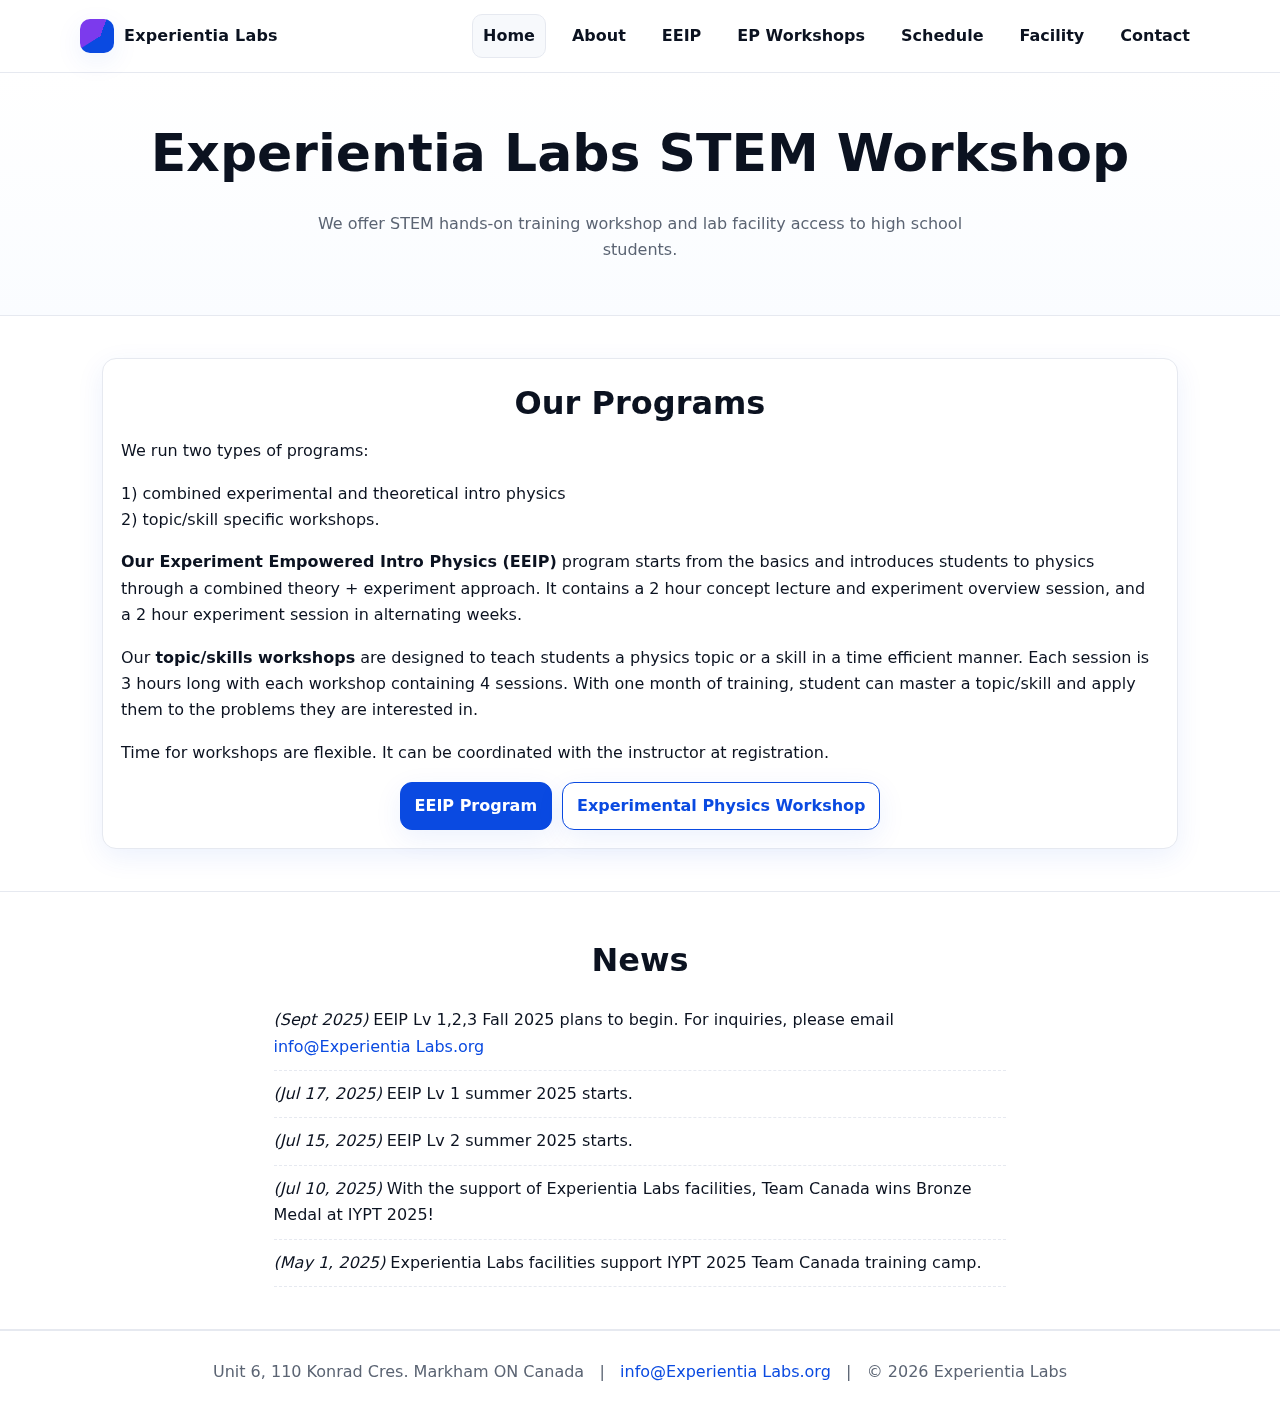
<file: index.html>
<!doctype html>
<html lang="en">
<head>
<meta charset="utf-8"><meta name="viewport" content="width=device-width,initial-scale=1">
<title>Experientia Labs STEM Workshop — Home</title>
<meta name="description" content="Experientia Labs STEM Workshop — Home">
<link rel="stylesheet" href="assets/styles.css">
</head>
<body>
<div class="progress"></div>
<header class="site-header">
  <div class="container navbar">
    <a class="brand" href="index.html" aria-label="Home">
      <span class="brand-badge" aria-hidden="true"></span>
      <span class="brand-name">Experientia Labs</span>
    </a>
    <button class="menu" aria-controls="mainnav" aria-expanded="false">Menu</button>
    <nav id="mainnav" class="nav">
      <a class="active" href="index.html">Home</a>
      <a class="" href="about.html">About</a>
      <a class="" href="programs.html">EEIP</a>
      <a class="" href="workshops.html">EP Workshops</a>
      <a class="" href="schedule.html">Schedule</a>
      <a class="" href="facility.html">Facility</a>
      <a class="" href="contact.html">Contact</a>
    </nav>
  </div>
</header>

<section class="hero">
  <div class="container hero-inner">
    <h1>Experientia Labs STEM Workshop</h1>
    <p class="lead">We offer STEM hands‑on training workshop and lab facility access to high school students.</p>
  </div>
</section>

<section class="section">
  <div class="container">
    <div class="card">
      <h2 style="text-align:center">Our Programs</h2>
      <p>We run two types of programs:</p>
      <p>1) combined experimental and theoretical intro physics<br>
         2) topic/skill specific workshops.</p>

      <p><strong>Our Experiment Empowered Intro Physics (EEIP)</strong> program starts from the basics and introduces students to physics through a combined theory + experiment approach. It contains a 2 hour concept lecture and experiment overview session, and a 2 hour experiment session in alternating weeks.</p>

      <p>Our <strong>topic/skills workshops</strong> are designed to teach students a physics topic or a skill in a time efficient manner. Each session is 3 hours long with each workshop containing 4 sessions. With one month of training, student can master a topic/skill and apply them to the problems they are interested in.</p>

      <p>Time for workshops are flexible. It can be coordinated with the instructor at registration.</p>

      <div class="badge-row" style="justify-content:center;margin-top:8px">
        <a class="btn" href="programs.html">EEIP Program</a>
        <a class="btn ghost" href="workshops.html">Experimental Physics Workshop</a>
      </div>
    </div>
  </div>
</section>

<section class="section">
  <div class="container">
    <h2 style="text-align:center">News</h2>
    <ul class="news" style="list-style:none;padding:0;max-width:72ch;margin:10px auto 0">
      <li><em>(Sept 2025)</em> EEIP Lv 1,2,3 Fall 2025 plans to begin. For inquiries, please email <a href="mailto:info@Experientia Labs.org">info@Experientia Labs.org</a></li>
      <li><em>(Jul 17, 2025)</em> EEIP Lv 1 summer 2025 starts.</li>
      <li><em>(Jul 15, 2025)</em> EEIP Lv 2 summer 2025 starts.</li>
      <li><em>(Jul 10, 2025)</em> With the support of Experientia Labs facilities, Team Canada wins Bronze Medal at IYPT 2025!</li>
      <li><em>(May 1, 2025)</em> Experientia Labs facilities support IYPT 2025 Team Canada training camp.</li>
    </ul>
  </div>
</section>

<footer class="site-footer"><div class="container">Unit 6, 110 Konrad Cres. Markham ON Canada &nbsp; | &nbsp; <a href="mailto:info@Experientia Labs.org">info@Experientia Labs.org</a> &nbsp; | &nbsp; © <span id="year"></span> Experientia Labs</div></footer>
<script src="assets/script.js"></script>
</body>
</html>
</file>
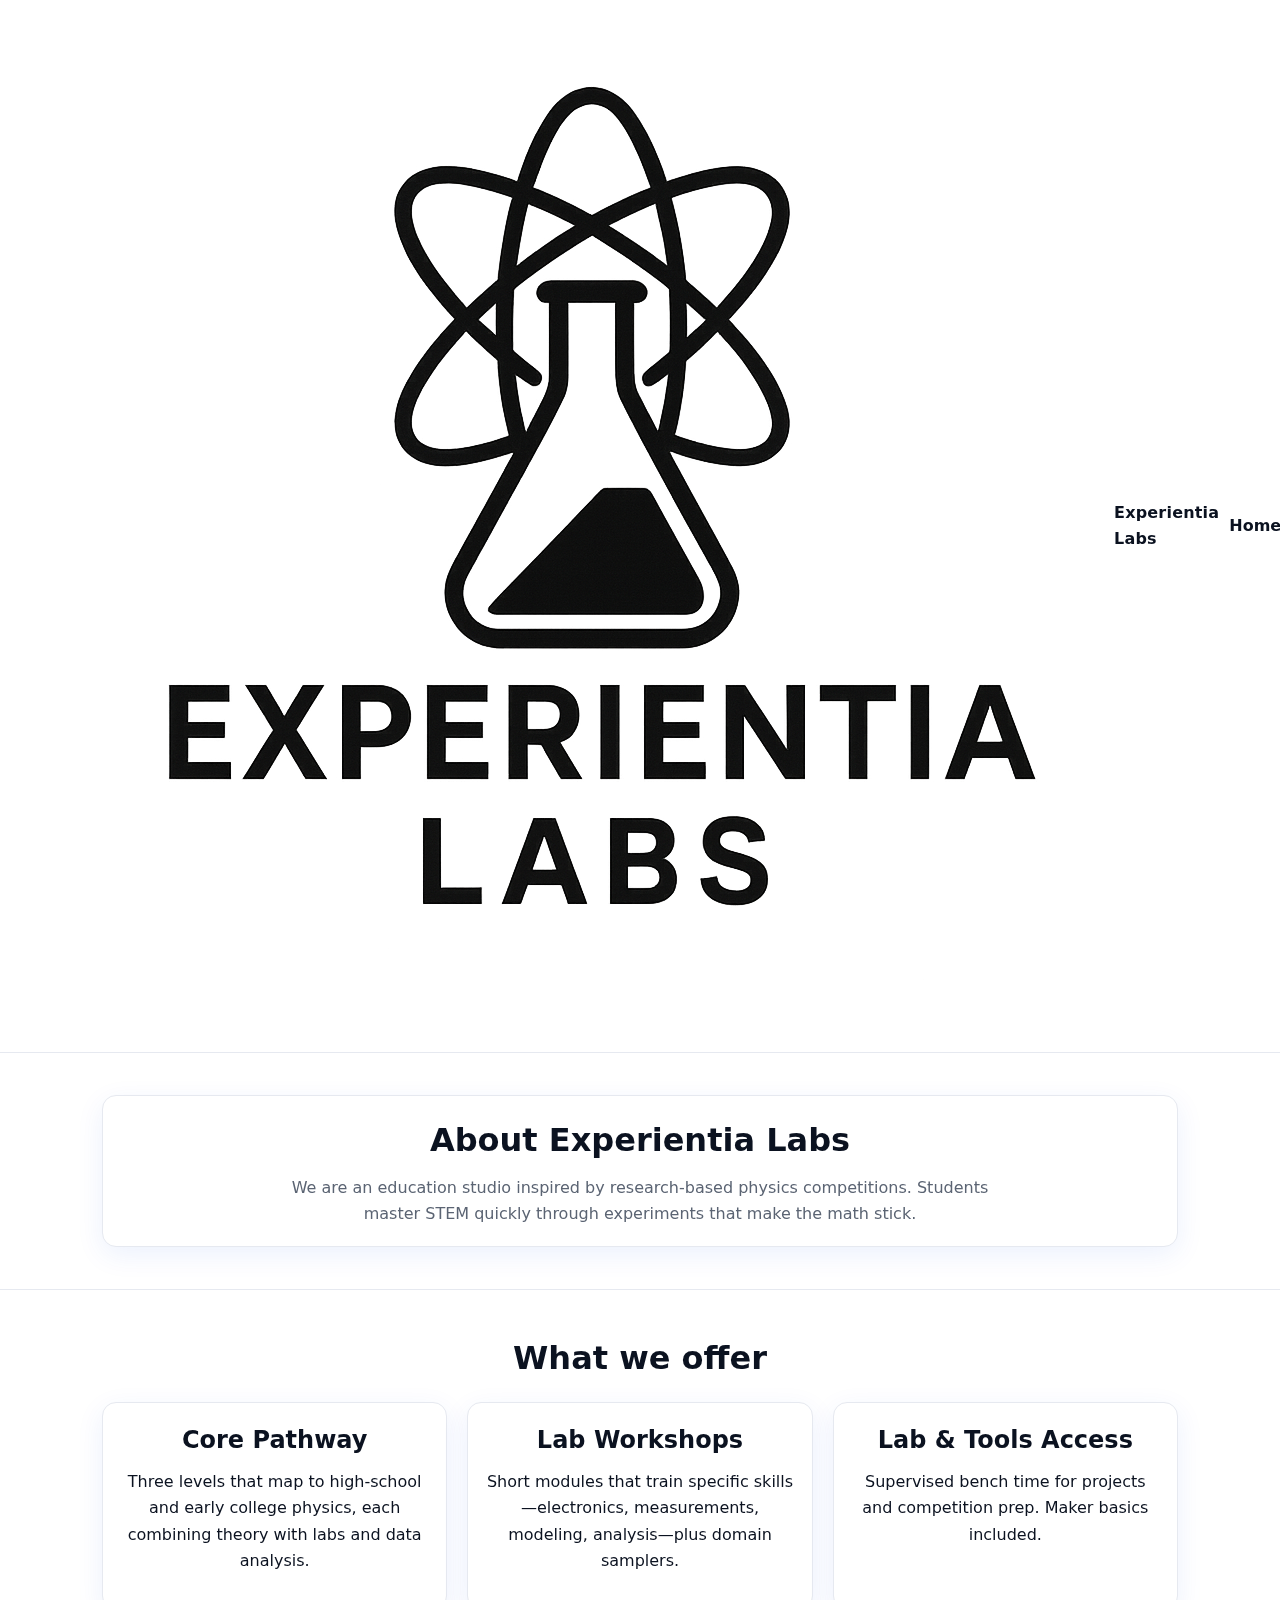
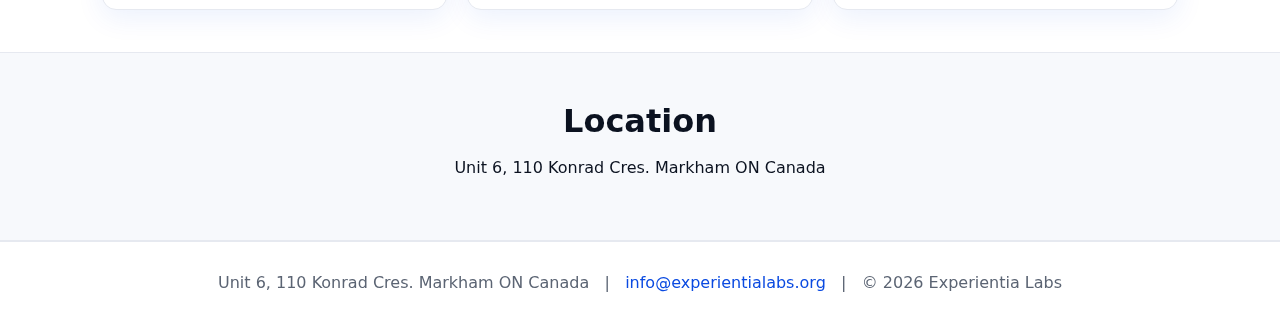
<file: about.html>
<!doctype html>
<html lang="en">
<head>
<meta charset="utf-8"><meta name="viewport" content="width=device-width,initial-scale=1">
<title>About — Experientia Labs</title>
<meta name="description" content="About — Experientia Labs">
<link rel="stylesheet" href="assets/styles.css">
</head>
<body>
<div class="progress"></div>
<header class="site-header">
  <div class="container navbar">
    <a class="brand" href="index.html" aria-label="Home">
      <img class="brand-logo" src="assets/logo.png" alt="Experientia Labs logo">
      <span class="brand-name">Experientia Labs</span>
    </a>
    <button class="menu" aria-controls="mainnav" aria-expanded="false">Menu</button>
    <nav id="mainnav" class="nav">
      <a href="index.html">Home</a>
      <a class="active" href="about.html">About</a>
      <a href="programs.html">Core Pathway</a>
      <a href="workshops.html">Lab Workshops</a>
      <a href="schedule.html">Schedule</a>
      <a href="facility.html">Lab &amp; Tools</a>
      <a href="contact.html">Contact</a>
    </nav>
  </div>
</header>

<section class="section">
  <div class="container">
    <div class="card">
      <h2 style="text-align:center">About Experientia Labs</h2>
      <p class="lead" style="text-align:center">We are an education studio inspired by research‑based physics competitions. Students master STEM quickly through experiments that make the math stick.</p>
    </div>
  </div>
</section>

<section class="section">
  <div class="container" style="text-align:center">
    <h2>What we offer</h2>
    <div class="cards" style="margin-top:18px">
      <article class="card">
        <h3>Core Pathway</h3>
        <p>Three levels that map to high‑school and early college physics, each combining theory with labs and data analysis.</p>
      </article>
      <article class="card">
        <h3>Lab Workshops</h3>
        <p>Short modules that train specific skills—electronics, measurements, modeling, analysis—plus domain samplers.</p>
      </article>
      <article class="card">
        <h3>Lab &amp; Tools Access</h3>
        <p>Supervised bench time for projects and competition prep. Maker basics included.</p>
      </article>
    </div>
  </div>
</section>

<section class="section alt">
  <div class="container" style="text-align:center">
    <h2>Location</h2>
    <p>Unit 6, 110 Konrad Cres. Markham ON Canada</p>
  </div>
</section>

<footer class="site-footer"><div class="container">Unit 6, 110 Konrad Cres. Markham ON Canada &nbsp; | &nbsp; <a href="mailto:info@experientialabs.org">info@experientialabs.org</a> &nbsp; | &nbsp; © <span id="year"></span> Experientia Labs</div></footer>
<script src="assets/script.js"></script>
</body>
</html>
</file>
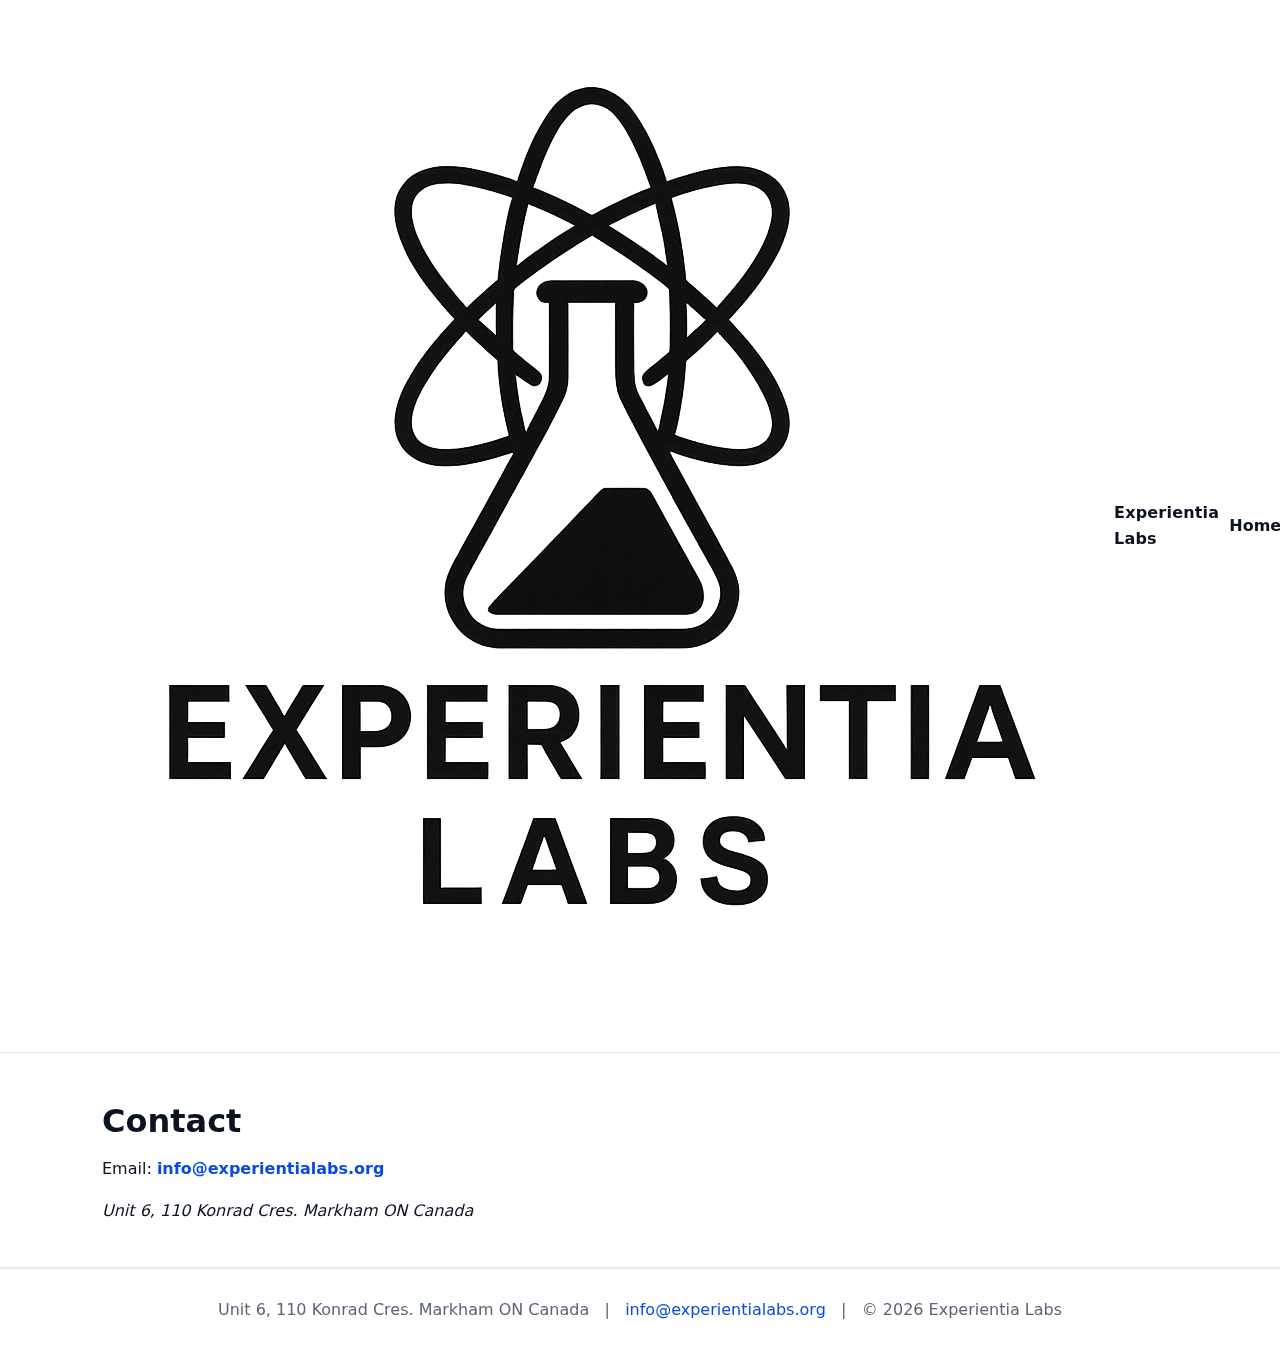
<file: contact.html>
<!doctype html>
<html lang="en">
<head>
<meta charset="utf-8"><meta name="viewport" content="width=device-width,initial-scale=1">
<title>Contact — Experientia Labs</title>
<meta name="description" content="Contact — Experientia Labs">
<link rel="stylesheet" href="assets/styles.css">
</head>
<body>
<div class="progress"></div>
<header class="site-header">
  <div class="container navbar">
    <a class="brand" href="index.html" aria-label="Home">
      <img class="brand-logo" src="assets/logo.png" alt="Experientia Labs logo">
      <span class="brand-name">Experientia Labs</span>
    </a>
    <button class="menu" aria-controls="mainnav" aria-expanded="false">Menu</button>
    <nav id="mainnav" class="nav">
      <a href="index.html">Home</a>
      <a href="about.html">About</a>
      <a href="programs.html">Core Pathway</a>
      <a href="workshops.html">Lab Workshops</a>
      <a href="schedule.html">Schedule</a>
      <a href="facility.html">Lab &amp; Tools</a>
      <a class="active" href="contact.html">Contact</a>
    </nav>
  </div>
</header>

<section class="section">
  <div class="container">
    <h2>Contact</h2>
    <p>Email: <a href="mailto:info@experientialabs.org"><strong>info@experientialabs.org</strong></a></p>
    <address>Unit 6, 110 Konrad Cres. Markham ON Canada</address>
  </div>
</section>

<footer class="site-footer"><div class="container">Unit 6, 110 Konrad Cres. Markham ON Canada &nbsp; | &nbsp; <a href="mailto:info@experientialabs.org">info@experientialabs.org</a> &nbsp; | &nbsp; © <span id="year"></span> Experientia Labs</div></footer>
<script src="assets/script.js"></script>
</body>
</html>
</file>
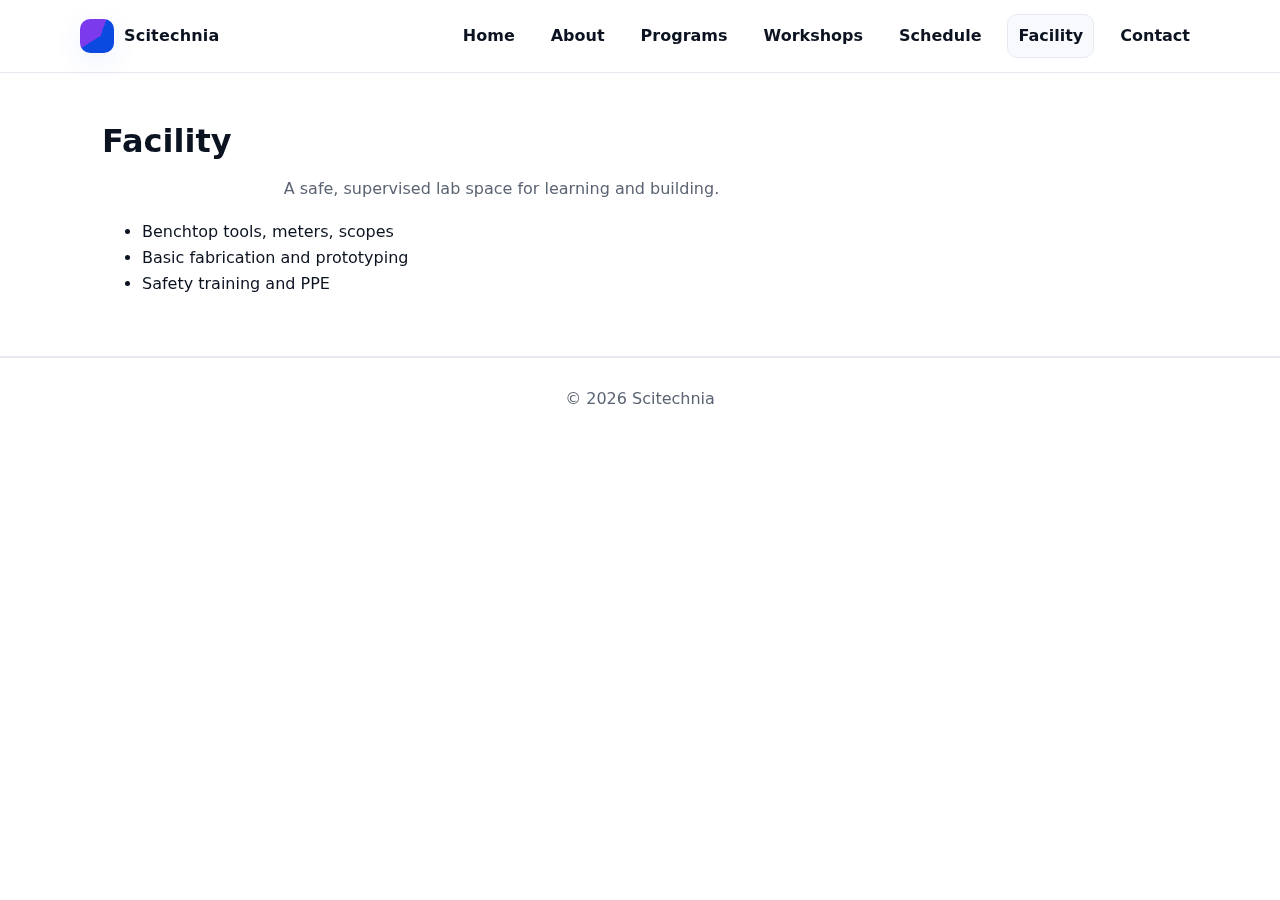
<file: facility.html>
<!doctype html>
<html lang="en">
<head>
<meta charset="utf-8">
<meta name="viewport" content="width=device-width,initial-scale=1">
<title>Facility — Scitechnia</title>
<meta name="description" content="Facility — Scitechnia">
<link rel="stylesheet" href="assets/styles.css">
</head>
<body>
<div class="progress"></div>

<header class="site-header">
  <div class="container navbar">
    <a class="brand" href="index.html" aria-label="Home">
      <span class="brand-badge" aria-hidden="true"></span>
      <span class="brand-name">Scitechnia</span>
    </a>
    <button class="menu" aria-controls="mainnav" aria-expanded="false">Menu</button>
    <nav id="mainnav" class="nav">
      <a class="" href="index.html">Home</a>
      <a class="" href="about.html">About</a>
      <a class="" href="programs.html">Programs</a>
      <a class="" href="workshops.html">Workshops</a>
      <a class="" href="schedule.html">Schedule</a>
      <a class="active" href="facility.html">Facility</a>
      <a class="" href="contact.html">Contact</a>
    </nav>
  </div>
</header>


<section class="section"><div class="container reveal">
  <h2>Facility</h2>
  <p class="lead">A safe, supervised lab space for learning and building.</p>
  <ul>
    <li>Benchtop tools, meters, scopes</li>
    <li>Basic fabrication and prototyping</li>
    <li>Safety training and PPE</li>
  </ul>
</div></section>

<footer class="site-footer"><div class="container">© <span id="year"></span> Scitechnia</div></footer>
<script src="assets/script.js"></script>
</body>
</html>
</file>
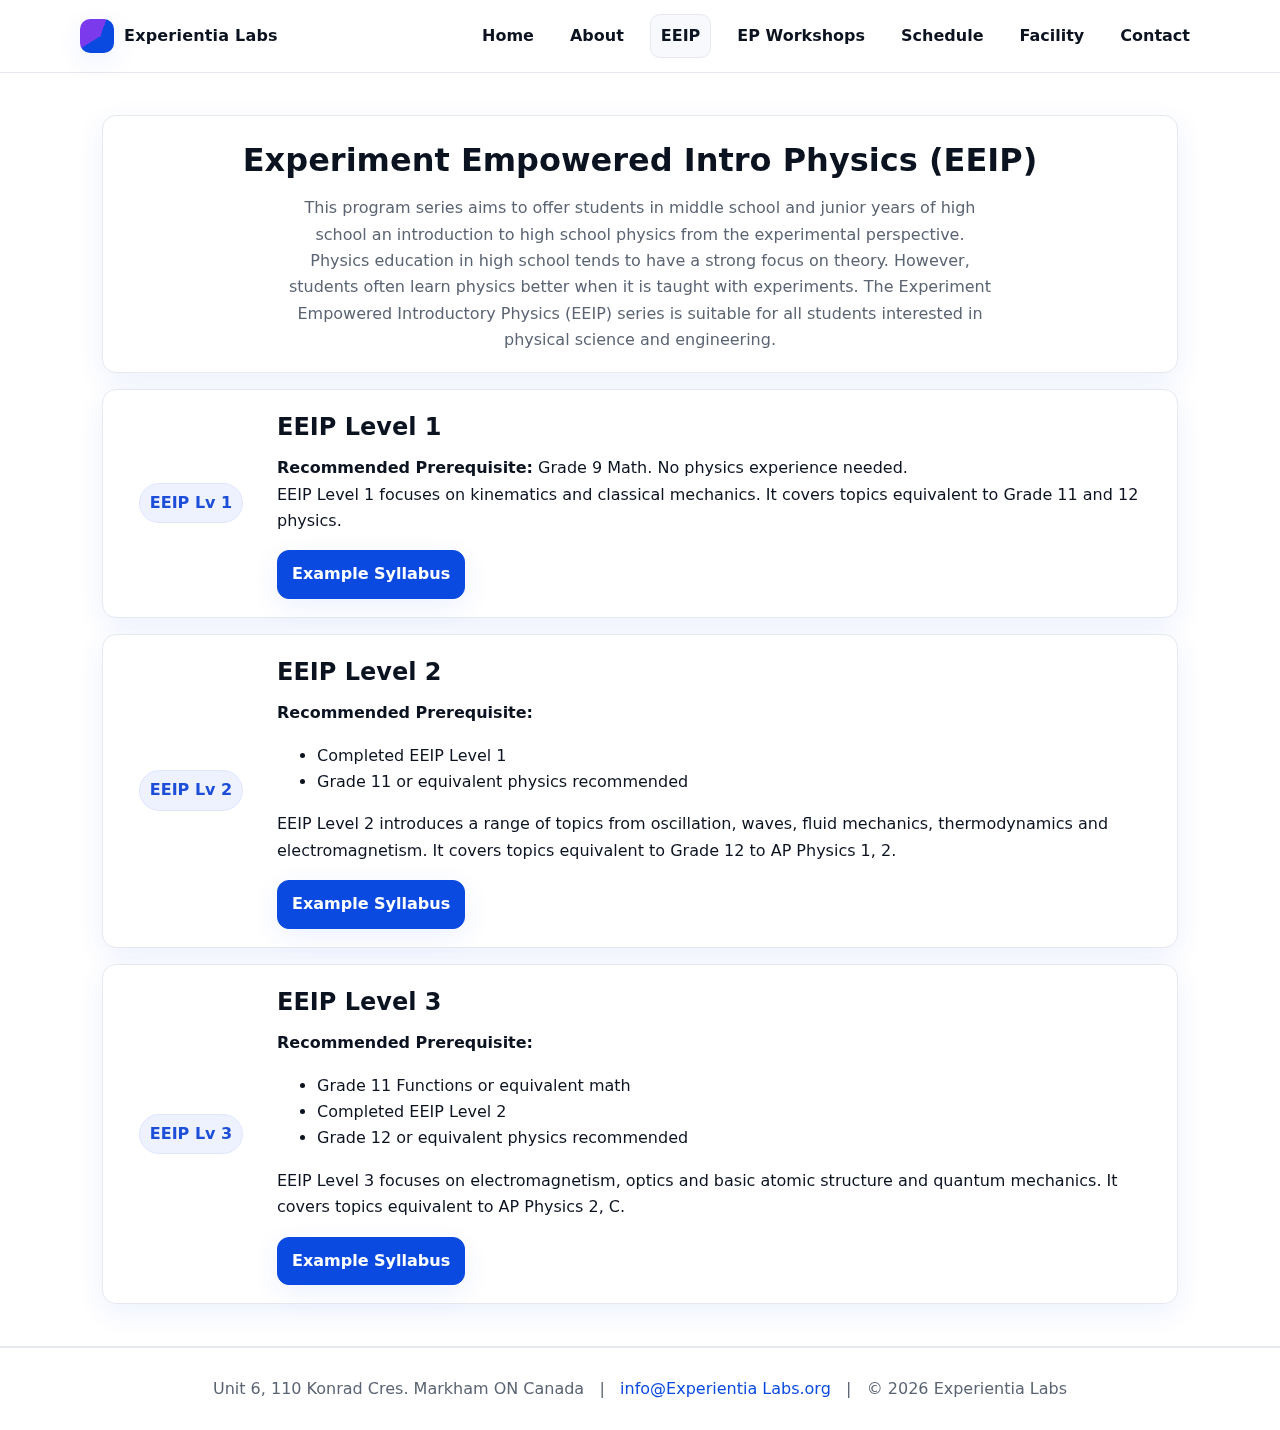
<file: programs.html>
<!doctype html>
<html lang="en">
<head>
<meta charset="utf-8"><meta name="viewport" content="width=device-width,initial-scale=1">
<title>EEIP — Experientia Labs</title>
<meta name="description" content="EEIP — Experientia Labs">
<link rel="stylesheet" href="assets/styles.css">
</head>
<body>
<div class="progress"></div>
<header class="site-header">
  <div class="container navbar">
    <a class="brand" href="index.html" aria-label="Home">
      <span class="brand-badge" aria-hidden="true"></span>
      <span class="brand-name">Experientia Labs</span>
    </a>
    <button class="menu" aria-controls="mainnav" aria-expanded="false">Menu</button>
    <nav id="mainnav" class="nav">
      <a class="" href="index.html">Home</a>
      <a class="" href="about.html">About</a>
      <a class="active" href="programs.html">EEIP</a>
      <a class="" href="workshops.html">EP Workshops</a>
      <a class="" href="schedule.html">Schedule</a>
      <a class="" href="facility.html">Facility</a>
      <a class="" href="contact.html">Contact</a>
    </nav>
  </div>
</header>

<section class="section">
  <div class="container">
    <div class="card">
      <h2 style="text-align:center">Experiment Empowered Intro Physics (EEIP)</h2>
      <p class="lead" style="text-align:center">This program series aims to offer students in middle school and junior years of high school an introduction to high school physics from the experimental perspective. Physics education in high school tends to have a strong focus on theory. However, students often learn physics better when it is taught with experiments. The Experiment Empowered Introductory Physics (EEIP) series is suitable for all students interested in physical science and engineering.</p>
    </div>

    <div class="card" style="margin-top:16px;display:grid;grid-template-columns:140px 1fr;gap:16px">
      <div class="badge" style="justify-self:center;align-self:center">EEIP Lv 1</div>
      <div>
        <h3>EEIP Level 1</h3>
        <p><strong>Recommended Prerequisite:</strong> Grade 9 Math. No physics experience needed.<br>
        EEIP Level 1 focuses on kinematics and classical mechanics. It covers topics equivalent to Grade 11 and 12 physics.</p>
        <a class="btn" href="#" onclick="return false;">Example Syllabus</a>
      </div>
    </div>

    <div class="card" style="margin-top:16px;display:grid;grid-template-columns:140px 1fr;gap:16px">
      <div class="badge" style="justify-self:center;align-self:center">EEIP Lv 2</div>
      <div>
        <h3>EEIP Level 2</h3>
        <p><strong>Recommended Prerequisite:</strong></p>
        <ul>
          <li>Completed EEIP Level 1</li>
          <li>Grade 11 or equivalent physics recommended</li>
        </ul>
        <p>EEIP Level 2 introduces a range of topics from oscillation, waves, fluid mechanics, thermodynamics and electromagnetism. It covers topics equivalent to Grade 12 to AP Physics 1, 2.</p>
        <a class="btn" href="#" onclick="return false;">Example Syllabus</a>
      </div>
    </div>

    <div class="card" style="margin-top:16px;display:grid;grid-template-columns:140px 1fr;gap:16px">
      <div class="badge" style="justify-self:center;align-self:center">EEIP Lv 3</div>
      <div>
        <h3>EEIP Level 3</h3>
        <p><strong>Recommended Prerequisite:</strong></p>
        <ul>
          <li>Grade 11 Functions or equivalent math</li>
          <li>Completed EEIP Level 2</li>
          <li>Grade 12 or equivalent physics recommended</li>
        </ul>
        <p>EEIP Level 3 focuses on electromagnetism, optics and basic atomic structure and quantum mechanics. It covers topics equivalent to AP Physics 2, C.</p>
        <a class="btn" href="#" onclick="return false;">Example Syllabus</a>
      </div>
    </div>

  </div>
</section>

<footer class="site-footer"><div class="container">Unit 6, 110 Konrad Cres. Markham ON Canada &nbsp; | &nbsp; <a href="mailto:info@Experientia Labs.org">info@Experientia Labs.org</a> &nbsp; | &nbsp; © <span id="year"></span> Experientia Labs</div></footer>
<script src="assets/script.js"></script>
</body>
</html>
</file>
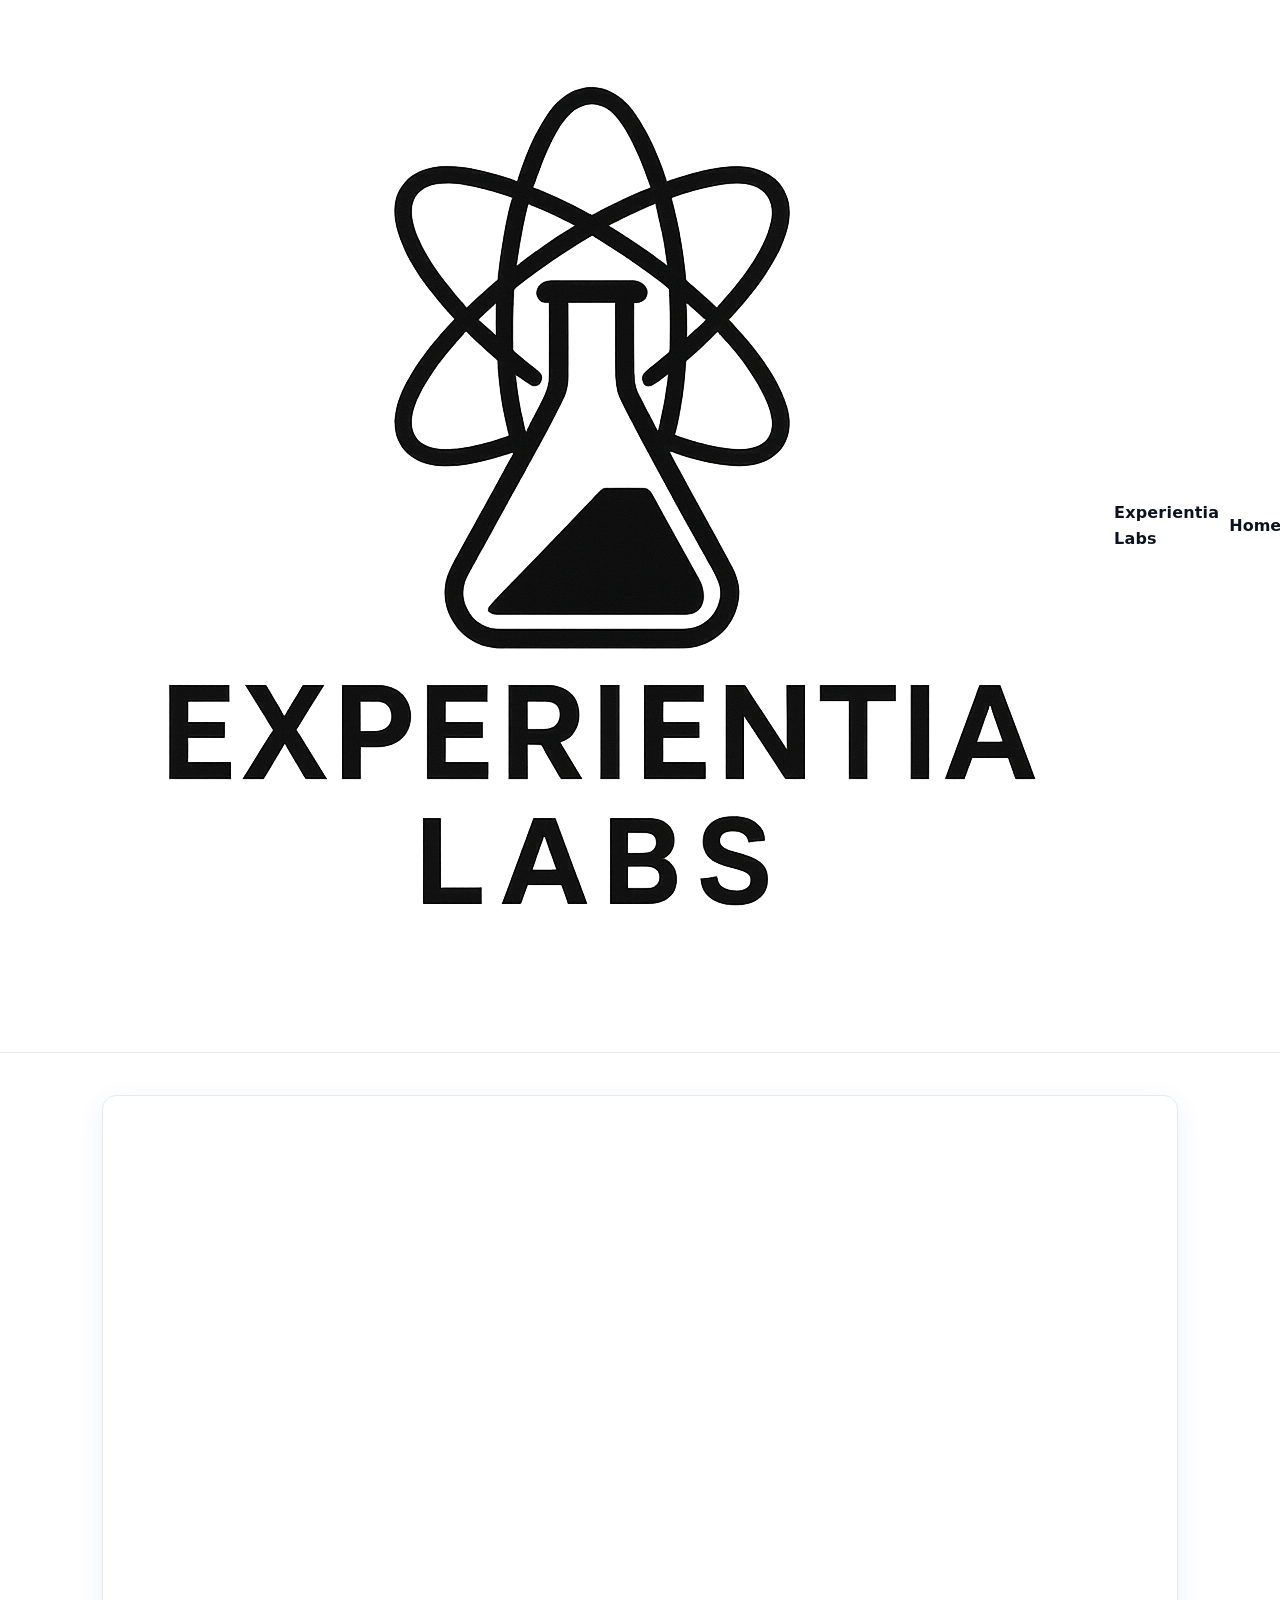
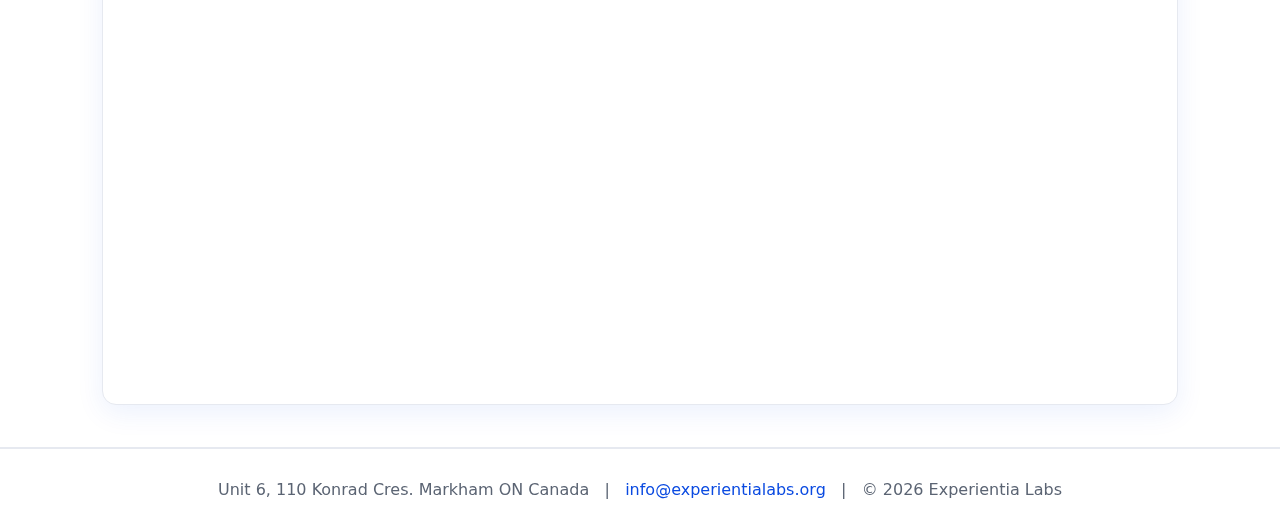
<file: schedule.html>
<!doctype html>
<html lang="en">
<head>
<meta charset="utf-8"><meta name="viewport" content="width=device-width,initial-scale=1">
<title>Schedule — Experientia Labs</title>
<meta name="description" content="Schedule — Experientia Labs">
<link rel="stylesheet" href="assets/styles.css">
</head>
<body>
<div class="progress"></div>
<header class="site-header">
  <div class="container navbar">
    <a class="brand" href="index.html" aria-label="Home">
      <img class="brand-logo" src="assets/logo.png" alt="Experientia Labs logo">
      <span class="brand-name">Experientia Labs</span>
    </a>
    <button class="menu" aria-controls="mainnav" aria-expanded="false">Menu</button>
    <nav id="mainnav" class="nav">
      <a href="index.html">Home</a>
      <a href="about.html">About</a>
      <a href="programs.html">Core Pathway</a>
      <a href="workshops.html">Lab Workshops</a>
      <a class="active" href="schedule.html">Schedule</a>
      <a href="facility.html">Lab &amp; Tools</a>
      <a href="contact.html">Contact</a>
    </nav>
  </div>
</header>

<section class="section">
  <div class="container">
    <div class="card" style="padding:0;overflow:hidden">
      <iframe
        title="Experientia Labs Calendar"
        style="border:0;width:100%;height:900px"
        src="https://calendar.google.com/calendar/embed?src=strcaypt25%40gmail.com&ctz=America%2FToronto&mode=MONTH&showTitle=0&showPrint=0&showTabs=1&showCalendars=0&showTz=0">
      </iframe>
  </div>
</section>

<footer class="site-footer"><div class="container">Unit 6, 110 Konrad Cres. Markham ON Canada &nbsp; | &nbsp; <a href="mailto:info@experientialabs.org">info@experientialabs.org</a> &nbsp; | &nbsp; © <span id="year"></span> Experientia Labs</div></footer>
<script src="assets/script.js"></script>
</body>
</html>
</file>
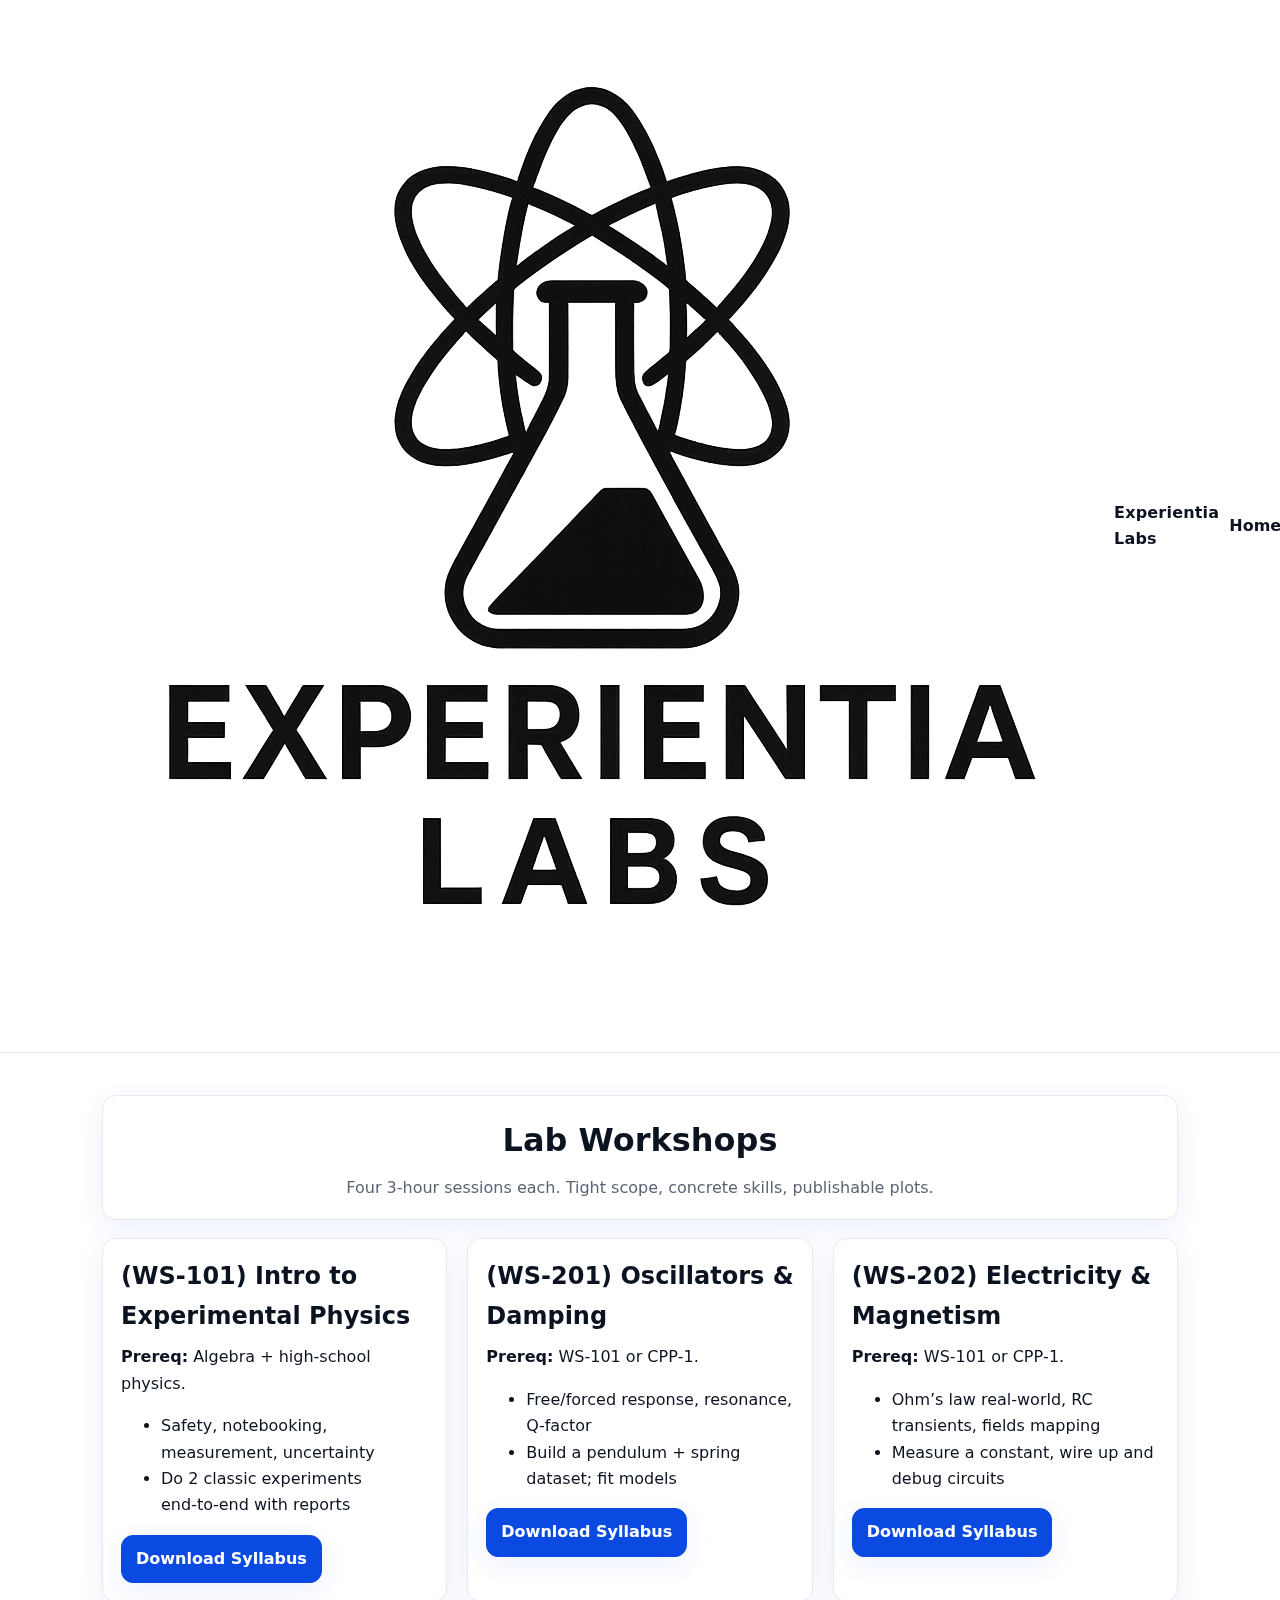
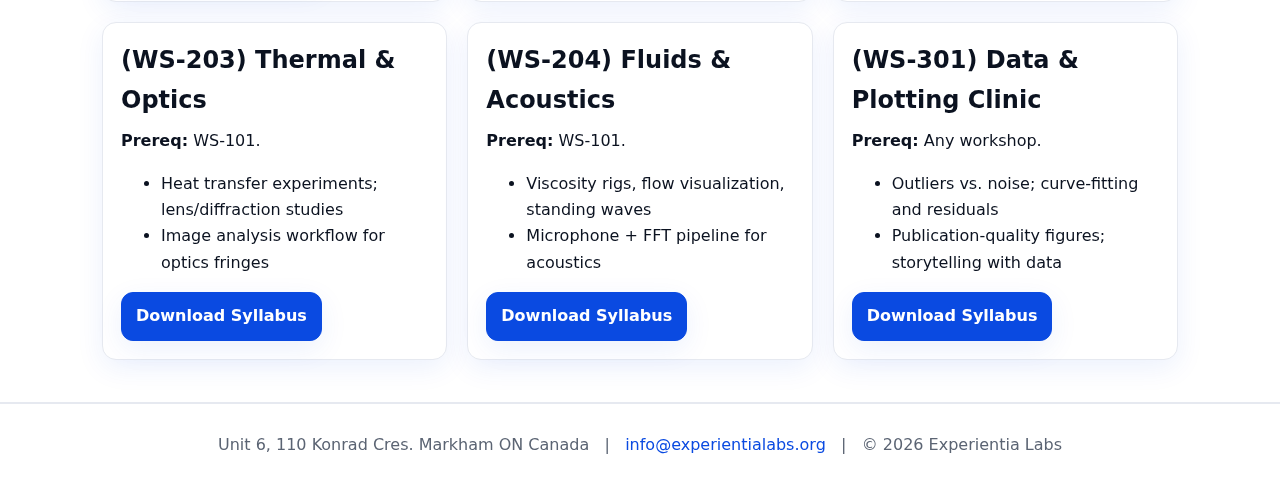
<file: workshops.html>
<!doctype html>
<html lang="en">
<head>
<meta charset="utf-8"><meta name="viewport" content="width=device-width,initial-scale=1">
<title>Lab Workshops — Experientia Labs</title>
<meta name="description" content="Experimental physics short workshops">
<link rel="stylesheet" href="assets/styles.css">
</head>
<body>
<div class="progress"></div>
<header class="site-header">
  <div class="container navbar">
    <a class="brand" href="index.html" aria-label="Home">
      <img class="brand-logo" src="assets/logo.png" alt="Experientia Labs logo">
      <span class="brand-name">Experientia Labs</span>
    </a>
    <button class="menu" aria-controls="mainnav" aria-expanded="false">Menu</button>
    <nav id="mainnav" class="nav">
      <a href="index.html">Home</a>
      <a href="about.html">About</a>
      <a href="programs.html">Core Pathway</a>
      <a class="active" href="workshops.html">Lab Workshops</a>
      <a href="schedule.html">Schedule</a>
      <a href="facility.html">Lab &amp; Tools</a>
      <a href="contact.html">Contact</a>
    </nav>
  </div>
</header>

<section class="section">
  <div class="container">
    <div class="card">
      <h2 style="text-align:center">Lab Workshops</h2>
      <p class="lead" style="text-align:center">Four 3‑hour sessions each. Tight scope, concrete skills, publishable plots.</p>
    </div>

    <div class="cards" style="margin-top:18px">
      <article class="card">
        <h3>(WS‑101) Intro to Experimental Physics</h3>
        <p><strong>Prereq:</strong> Algebra + high‑school physics.</p>
        <ul>
          <li>Safety, notebooking, measurement, uncertainty</li>
          <li>Do 2 classic experiments end‑to‑end with reports</li>
        </ul>
        <a class="btn" href="#" onclick="return false;">Download Syllabus</a>
      </article>
      <article class="card">
        <h3>(WS‑201) Oscillators &amp; Damping</h3>
        <p><strong>Prereq:</strong> WS‑101 or CPP‑1.</p>
        <ul>
          <li>Free/forced response, resonance, Q‑factor</li>
          <li>Build a pendulum + spring dataset; fit models</li>
        </ul>
        <a class="btn" href="#" onclick="return false;">Download Syllabus</a>
      </article>
      <article class="card">
        <h3>(WS‑202) Electricity &amp; Magnetism</h3>
        <p><strong>Prereq:</strong> WS‑101 or CPP‑1.</p>
        <ul>
          <li>Ohm’s law real‑world, RC transients, fields mapping</li>
          <li>Measure a constant, wire up and debug circuits</li>
        </ul>
        <a class="btn" href="#" onclick="return false;">Download Syllabus</a>
      </article>
      <article class="card">
        <h3>(WS‑203) Thermal &amp; Optics</h3>
        <p><strong>Prereq:</strong> WS‑101.</p>
        <ul>
          <li>Heat transfer experiments; lens/diffraction studies</li>
          <li>Image analysis workflow for optics fringes</li>
        </ul>
        <a class="btn" href="#" onclick="return false;">Download Syllabus</a>
      </article>
      <article class="card">
        <h3>(WS‑204) Fluids &amp; Acoustics</h3>
        <p><strong>Prereq:</strong> WS‑101.</p>
        <ul>
          <li>Viscosity rigs, flow visualization, standing waves</li>
          <li>Microphone + FFT pipeline for acoustics</li>
        </ul>
        <a class="btn" href="#" onclick="return false;">Download Syllabus</a>
      </article>
      <article class="card">
        <h3>(WS‑301) Data &amp; Plotting Clinic</h3>
        <p><strong>Prereq:</strong> Any workshop.</p>
        <ul>
          <li>Outliers vs. noise; curve‑fitting and residuals</li>
          <li>Publication‑quality figures; storytelling with data</li>
        </ul>
        <a class="btn" href="#" onclick="return false;">Download Syllabus</a>
      </article>
    </div>
  </div>
</section>

<footer class="site-footer"><div class="container">Unit 6, 110 Konrad Cres. Markham ON Canada &nbsp; | &nbsp; <a href="mailto:info@experientialabs.org">info@experientialabs.org</a> &nbsp; | &nbsp; © <span id="year"></span> Experientia Labs</div></footer>
<script src="assets/script.js"></script>
</body>
</html>
</file>
<file: assets/styles.css>
/* base */
:root{--ink:#0b1220;--muted:#5b6473;--paper:#fff;--paper-alt:#f7f9fc;--line:#e6e9f0;--brand:#0a4ae1;--accent:#7c3aed;--radius:14px;--shadow:0 8px 28px rgba(10,74,225,.08)}
*{box-sizing:border-box}html,body{margin:0;padding:0}html{scroll-behavior:smooth}
body{font-family:ui-sans-serif,system-ui,-apple-system,"Segoe UI",Roboto,Helvetica,Arial;color:var(--ink);background:var(--paper);line-height:1.65;-webkit-font-smoothing:antialiased}
h1,h2,h3{margin:0 0 .5rem}h1{font-size:clamp(32px,5vw,52px);line-height:1.1}h2{font-size:clamp(22px,2.6vw,32px)}h3{font-size:clamp(18px,2vw,24px)}
p{margin:.4rem 0 1rem}a{color:var(--brand);text-decoration:none}a:hover{text-decoration:underline}
.container{max-width:1120px;margin:0 auto;padding:0 22px}
.progress{position:fixed;inset:0 0 auto 0;height:3px;background:linear-gradient(90deg,var(--brand),var(--accent));transform-origin:left;transform:scaleX(0);z-index:60}
/* header */
.site-header{position:sticky;top:0;z-index:50;background:rgba(255,255,255,.9);backdrop-filter:saturate(140%) blur(8px);border-bottom:1px solid var(--line)}
.navbar{display:flex;align-items:center;justify-content:space-between;padding:14px 0}
.brand{display:flex;align-items:center;gap:10px}
.brand-badge{width:34px;height:34px;border-radius:10px;background:conic-gradient(from 20deg at 60% 50%,var(--brand),var(--brand) 60%,var(--accent) 61%,var(--accent) 100%);box-shadow:var(--shadow)}
.brand-name{font-weight:800;letter-spacing:.2px;color:var(--ink)}
.nav{display:flex;gap:16px;align-items:center}.nav a{font-weight:600;color:var(--ink);padding:8px 10px;border-radius:10px}.nav a.active{background:var(--paper-alt);border:1px solid var(--line)}
.menu{display:none;border:1px solid var(--line);background:#fff;border-radius:10px;padding:8px 10px;font-weight:700;color:var(--ink)}
/* hero */
.hero{background:linear-gradient(180deg,#fff,#fafcff);border-bottom:1px solid var(--line)}
.hero-inner{display:grid;grid-template-columns:1fr;gap:20px;padding:52px 0;text-align:center}
.kicker{font:700 12px/1 ui-sans-serif,system-ui;letter-spacing:.18em;text-transform:uppercase;color:var(--muted)}
.lead{color:var(--muted);max-width:70ch;margin:0 auto}
/* sections */
.section{padding:42px 0;border-bottom:1px solid var(--line)}.section.alt{background:var(--paper-alt)}
.card{background:#fff;border:1px solid var(--line);border-radius:var(--radius);padding:18px;box-shadow:var(--shadow)}
.cards{display:grid;gap:20px;grid-template-columns:repeat(3,minmax(0,1fr))}
.badge-row{display:flex;gap:10px;flex-wrap:wrap}
.badge{display:inline-block;background:#eef2ff;color:#1d4ed8;padding:6px 10px;border-radius:999px;font-weight:600;border:1px solid #dfe5ff}
/* footer */
.site-footer{padding:28px 0;color:var(--muted);text-align:center;border-top:1px solid var(--line)}
/* buttons */
.btn{display:inline-block;padding:10px 14px;border-radius:12px;border:1px solid var(--brand);background:var(--brand);color:#fff;font-weight:700;box-shadow:var(--shadow)}
.btn.ghost{background:#fff;color:var(--brand)}
/* news list */
.news li{padding:10px 0;border-bottom:1px dashed var(--line)}
/* responsive */
@media (max-width:900px){.cards{grid-template-columns:repeat(2,minmax(0,1fr))}}
@media (max-width:620px){.nav{display:none}.nav.show{display:flex;flex-direction:column;align-items:flex-start;gap:10px;padding:10px 0}.menu{display:inline-flex}.cards{grid-template-columns:1fr}}
</file>
